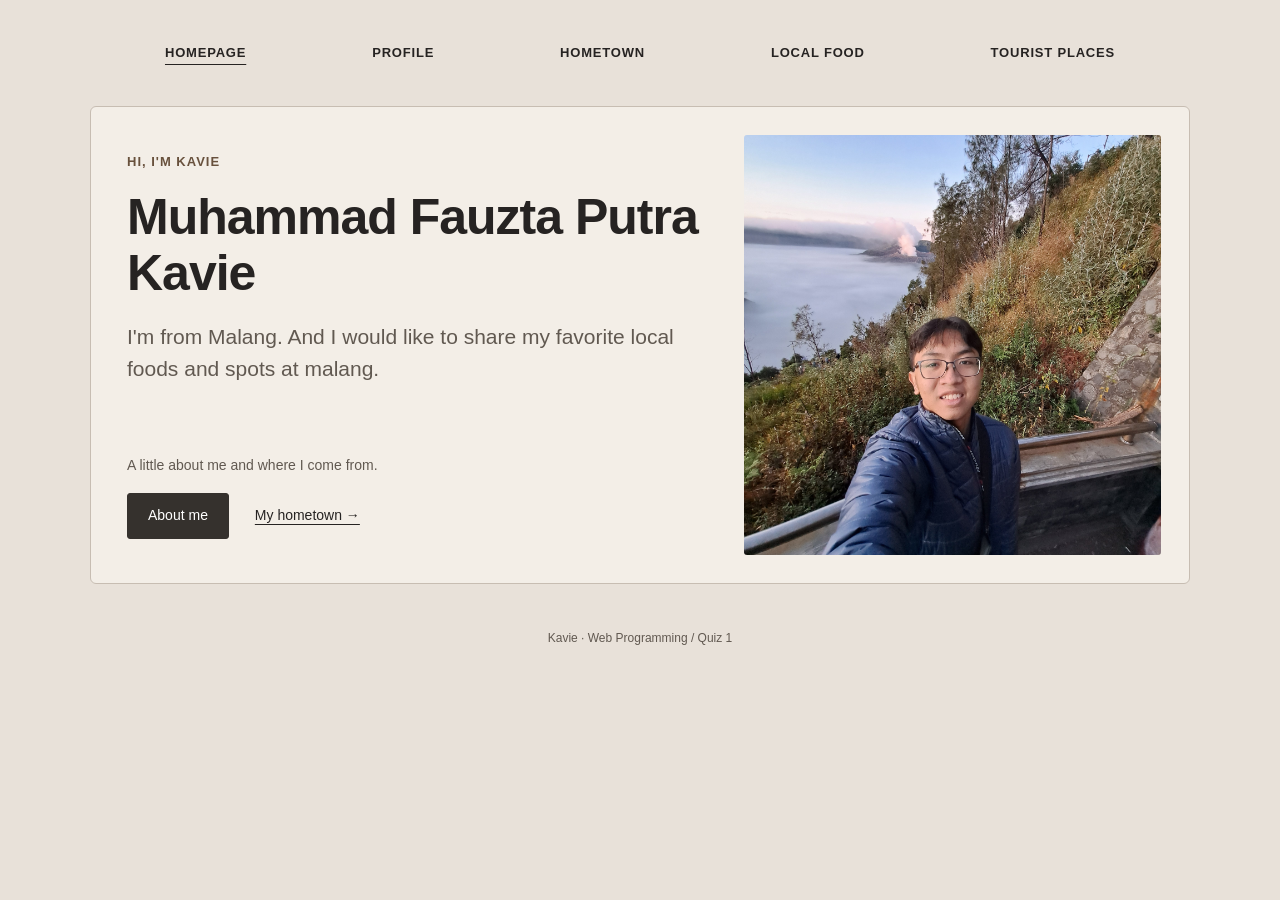
<file: index.html>
<!DOCTYPE html>
<html lang="en">
<head>
  <meta charset="UTF-8">
  <meta name="viewport" content="width=device-width, initial-scale=1.0">
  <title>Home</title>
  <link rel="stylesheet" href="./styles.css">
</head>
<body>
  <nav aria-label="Main navigation">
    <a href="./" class="active" aria-current="page">Homepage</a>
    <a href="./profile/">Profile</a>
    <a href="./hometown/">Hometown</a>
    <a href="./food/">Local Food</a>
    <a href="./tourist/">Tourist Places</a>
  </nav>

  <main class="intro">
    <div class="intro-text">
      <div>
        <p class="greeting">Hi, I'm Kavie</p>
        <h1>Muhammad Fauzta Putra Kavie</h1>
        <p class="description">I'm from Malang. And I would like to share my favorite local foods and spots at malang.</p>
      </div>
      <div class="intro-links">
        <p>A little about me and where I come from.</p>
        <a class="button" href="./profile/">About me</a>
        <a href="./hometown/">My hometown &rarr;</a>
      </div>
    </div>
    <img class="portrait" src="photo.jpg" alt="Photo of Muhammad Fauzta Putra Kavie">
  </main>

  <footer>
    <p>Kavie &middot; Web Programming / Quiz 1</p>
  </footer>
</body>
</html>
</file>
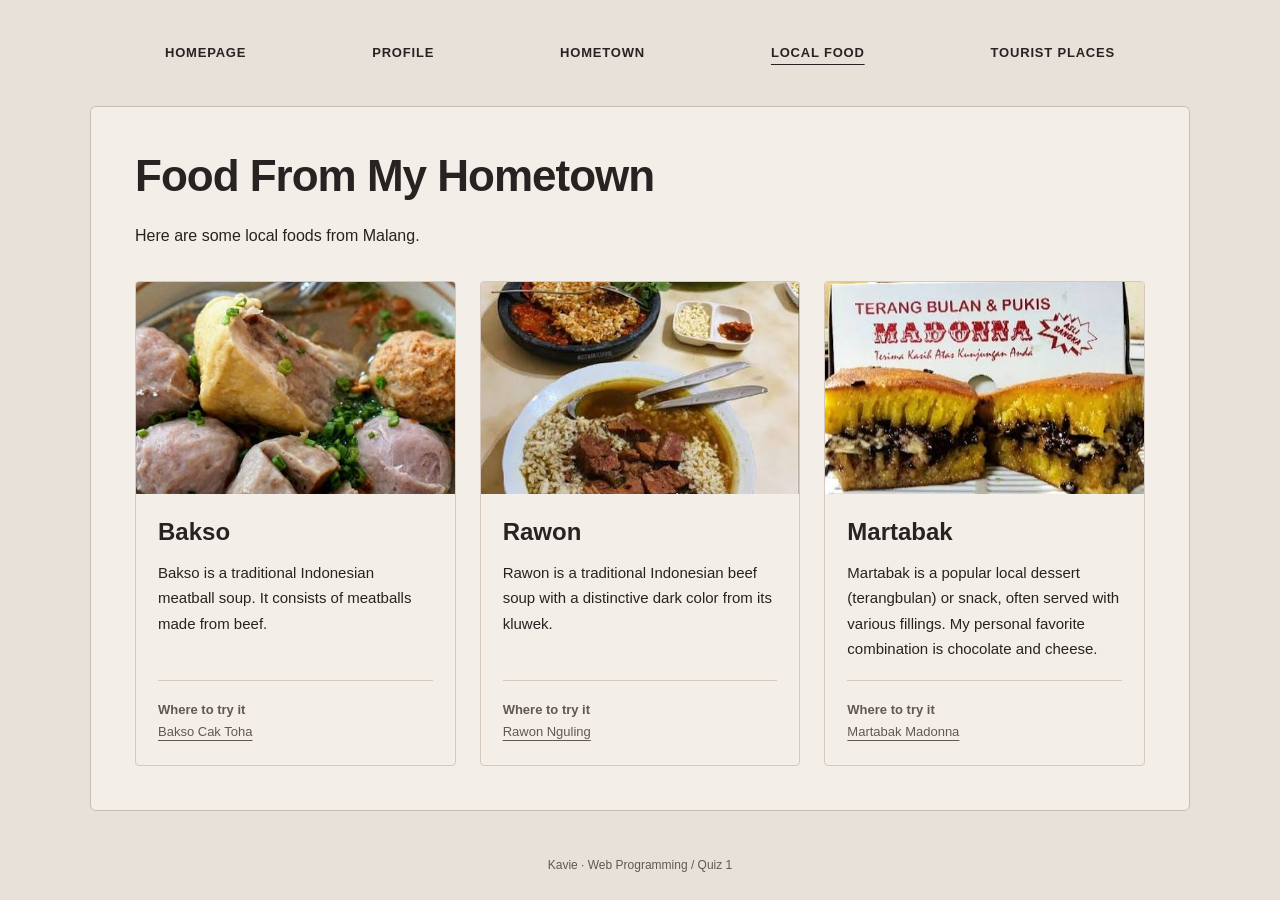
<file: food/index.html>
<!DOCTYPE html>
<html lang="en">
<head>
  <meta charset="UTF-8">
  <meta name="viewport" content="width=device-width, initial-scale=1.0">
  <title>Local Food</title>
  <link rel="stylesheet" href="../styles.css">
</head>
<body>
  <nav aria-label="Main navigation">
    <a href="../">Homepage</a>
    <a href="../profile/">Profile</a>
    <a href="../hometown/">Hometown</a>
    <a href="../food/" class="active" aria-current="page">Local Food</a>
    <a href="../tourist/">Tourist Places</a>
  </nav>

  <main>
    <h1>Food From My Hometown</h1>
    <p>Here are some local foods from Malang.</p>
    <div class="food-list">
      <article class="food-card">
        <img class="food-photo" src="bakso.jpg" alt="Photo of Bakso">
        <div class="food-details">
          <h2>Bakso</h2>
          <p>Bakso is a traditional Indonesian meatball soup. It consists of meatballs made from beef.</p>
          <p class="food-location">
            <strong>Where to try it</strong><br>
            <a href="https://www.google.com/maps/search/?api=1&amp;query=Bakso+Cak+Toha+Malang" target="_blank" rel="noopener noreferrer">Bakso Cak Toha</a>
          </p>
        </div>
      </article>

      <article class="food-card">
        <img class="food-photo" src="rawon.jpg" alt="Photo of Rawon">
        <div class="food-details">
          <h2>Rawon</h2>
          <p>Rawon is a traditional Indonesian beef soup with a distinctive dark color from its kluwek.</p>
          <p class="food-location">
            <strong>Where to try it</strong><br>
            <a href="https://www.google.com/maps/search/?api=1&amp;query=Rawon+Nguling+Malang" target="_blank" rel="noopener noreferrer">Rawon Nguling</a>
          </p>
        </div>
      </article>

      <article class="food-card">
        <img class="food-photo" src="martabak.jpg" alt="Photo of Martabak">
        <div class="food-details">
          <h2>Martabak</h2>
          <p>Martabak is a popular local dessert (terangbulan) or snack, often served with various fillings. My personal favorite combination is chocolate and cheese.</p>
          <p class="food-location">
            <strong>Where to try it</strong><br>
            <a href="https://www.google.com/maps/search/?api=1&amp;query=Martabak+Madonna+Malang" target="_blank" rel="noopener noreferrer">Martabak Madonna</a>
          </p>
        </div>
      </article>
    </div>
  </main>

  <footer>
    <p>Kavie &middot; Web Programming / Quiz 1</p>
  </footer>
</body>
</html>
</file>
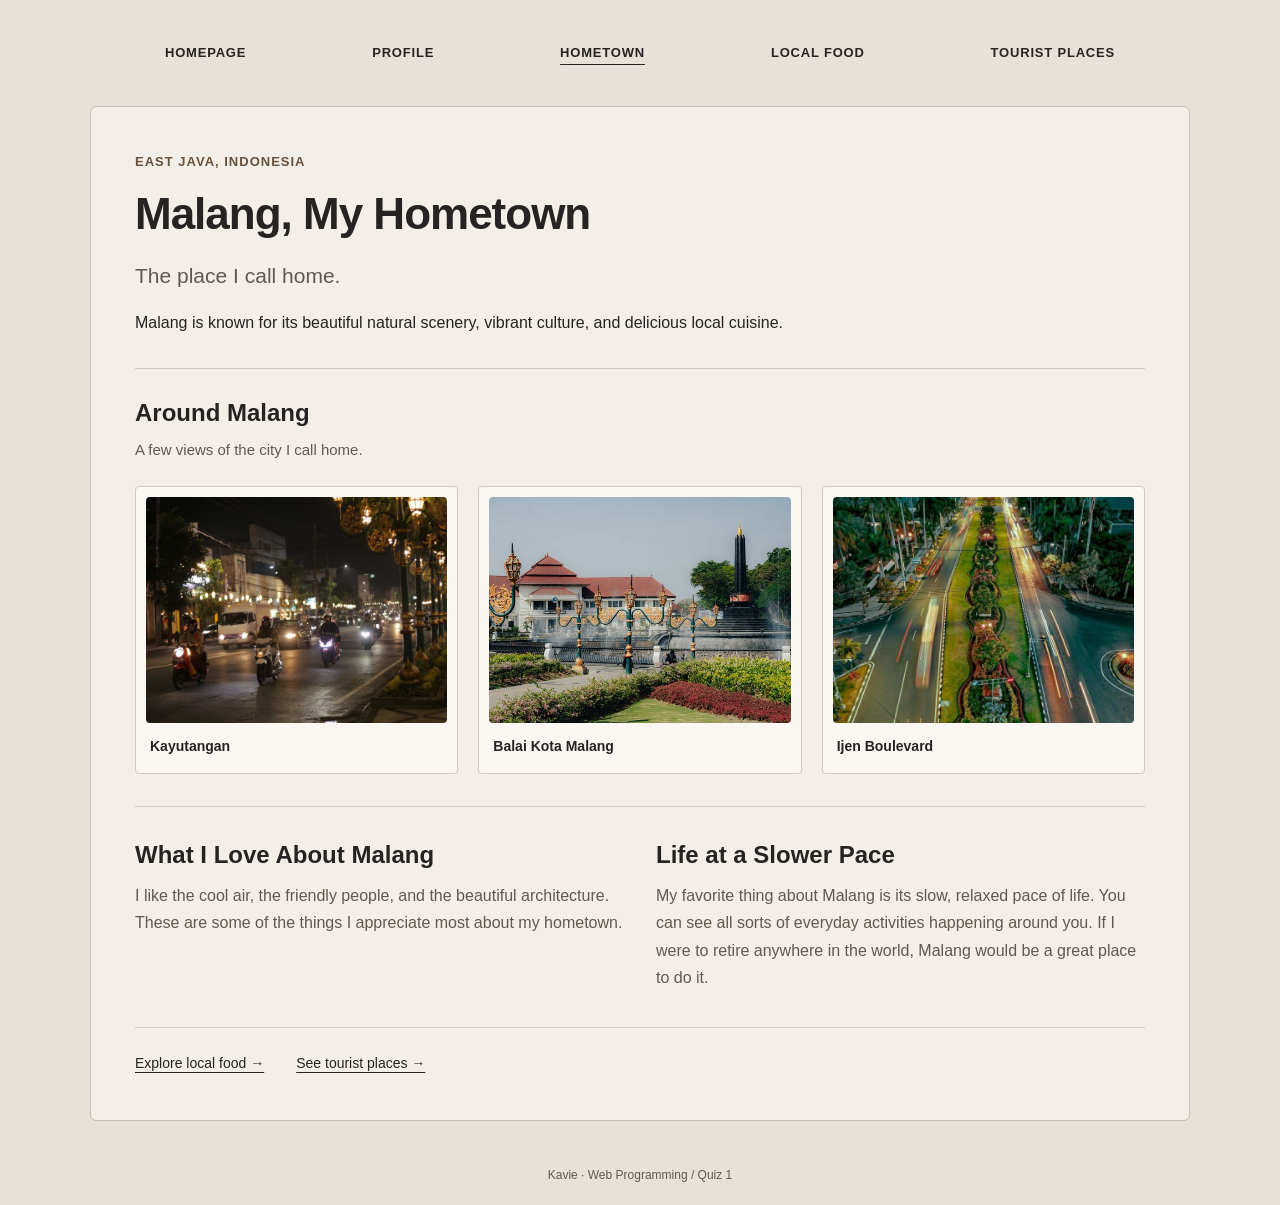
<file: hometown/index.html>
<!DOCTYPE html>
<html lang="en">
<head>
  <meta charset="UTF-8">
  <meta name="viewport" content="width=device-width, initial-scale=1.0">
  <title>Hometown</title>
  <link rel="stylesheet" href="../styles.css">
</head>
<body>
  <nav aria-label="Main navigation">
    <a href="../">Homepage</a>
    <a href="../profile/">Profile</a>
    <a href="../hometown/" class="active" aria-current="page">Hometown</a>
    <a href="../food/">Local Food</a>
    <a href="../tourist/">Tourist Places</a>
  </nav>

  <main>
    <p class="greeting">East Java, Indonesia</p>
    <h1>Malang, My Hometown</h1>
    <p class="description">The place I call home.</p>
    <p>Malang is known for its beautiful natural scenery, vibrant culture, and delicious local cuisine.</p>

    <section class="hometown-images" aria-labelledby="gallery-title">
      <h2 id="gallery-title">Around Malang</h2>
      <p>A few views of the city I call home.</p>
      <div class="hometown-gallery">
        <figure class="photo-frame">
          <img class="hometown-photo" src="kayutangan.jpg" alt="Motorcycles and illuminated street lamps in Kayutangan at night">
          <figcaption>Kayutangan</figcaption>
        </figure>
        <figure class="photo-frame">
          <img class="hometown-photo" src="balai.jpg" alt="Malang City Hall behind a garden and monument">
          <figcaption>Balai Kota Malang</figcaption>
        </figure>
        <figure class="photo-frame">
          <img class="hometown-photo" src="ijen.jpg" alt="An overhead view of the tree-lined Ijen Boulevard">
          <figcaption>Ijen Boulevard</figcaption>
        </figure>
      </div>
    </section>

    <div class="hometown-stories">
      <section>
        <h2>What I Love About Malang</h2>
        <p>I like the cool air, the friendly people, and the beautiful architecture. These are some of the things I appreciate most about my hometown.</p>
      </section>

      <section>
        <h2>Life at a Slower Pace</h2>
        <p>My favorite thing about Malang is its slow, relaxed pace of life. You can see all sorts of everyday activities happening around you. If I were to retire anywhere in the world, Malang would be a great place to do it.</p>
      </section>
    </div>
  
    <div class="hometown-links">
      <a href="../food/">Explore local food &rarr;</a>
      <a href="../tourist/">See tourist places &rarr;</a>
    </div>
  </main>

  <footer>
    <p>Kavie &middot; Web Programming / Quiz 1</p>
  </footer>
</body>
</html>
</file>
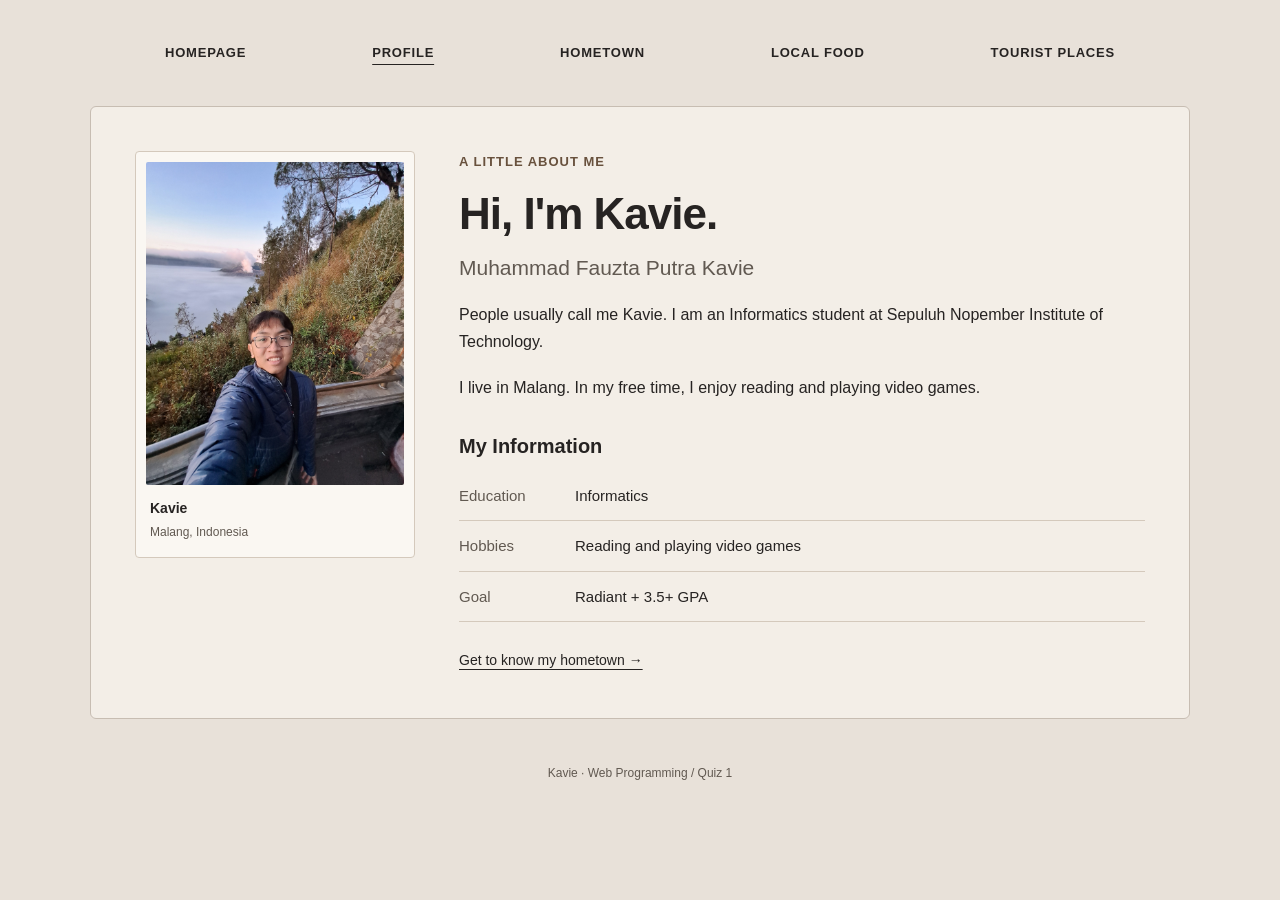
<file: profile/index.html>
<!DOCTYPE html>
<html lang="en">
<head>
  <meta charset="UTF-8">
  <meta name="viewport" content="width=device-width, initial-scale=1.0">
  <title>Profile</title>
  <link rel="stylesheet" href="../styles.css">
</head>
<body>
  <nav aria-label="Main navigation">
    <a href="../">Homepage</a>
    <a href="../profile/" class="active" aria-current="page">Profile</a>
    <a href="../hometown/">Hometown</a>
    <a href="../food/">Local Food</a>
    <a href="../tourist/">Tourist Places</a>
  </nav>

  <main>
    <div class="profile-layout">
      <figure class="photo-frame profile-picture">
        <img src="../photo.jpg" alt="Photo of Muhammad Fauzta Putra Kavie">
        <figcaption>Kavie <span>Malang, Indonesia</span></figcaption>
      </figure>

      <div class="profile-details">
        <p class="greeting">A little about me</p>
        <h1>Hi, I'm Kavie.</h1>
        <p class="description">Muhammad Fauzta Putra Kavie</p>
        <p>People usually call me Kavie. I am an Informatics student at Sepuluh Nopember Institute of Technology.</p>
        <p>I live in Malang. In my free time, I enjoy reading and playing video games.</p>

        <section aria-labelledby="profile-info-title">
          <h2 id="profile-info-title">My Information</h2>
          <dl class="profile-facts">
            <div>
              <dt>Education</dt>
              <dd>Informatics</dd>
            </div>
            <div>
              <dt>Hobbies</dt>
              <dd>Reading and playing video games</dd>
            </div>
            <div>
              <dt>Goal</dt>
              <dd>Radiant + 3.5+ GPA</dd>
            </div>
          </dl>
        </section>

        <a class="profile-link" href="../hometown/">Get to know my hometown &rarr;</a>
      </div>
    </div>
  </main>

  <footer>
    <p>Kavie &middot; Web Programming / Quiz 1</p>
  </footer>
</body>
</html>
</file>
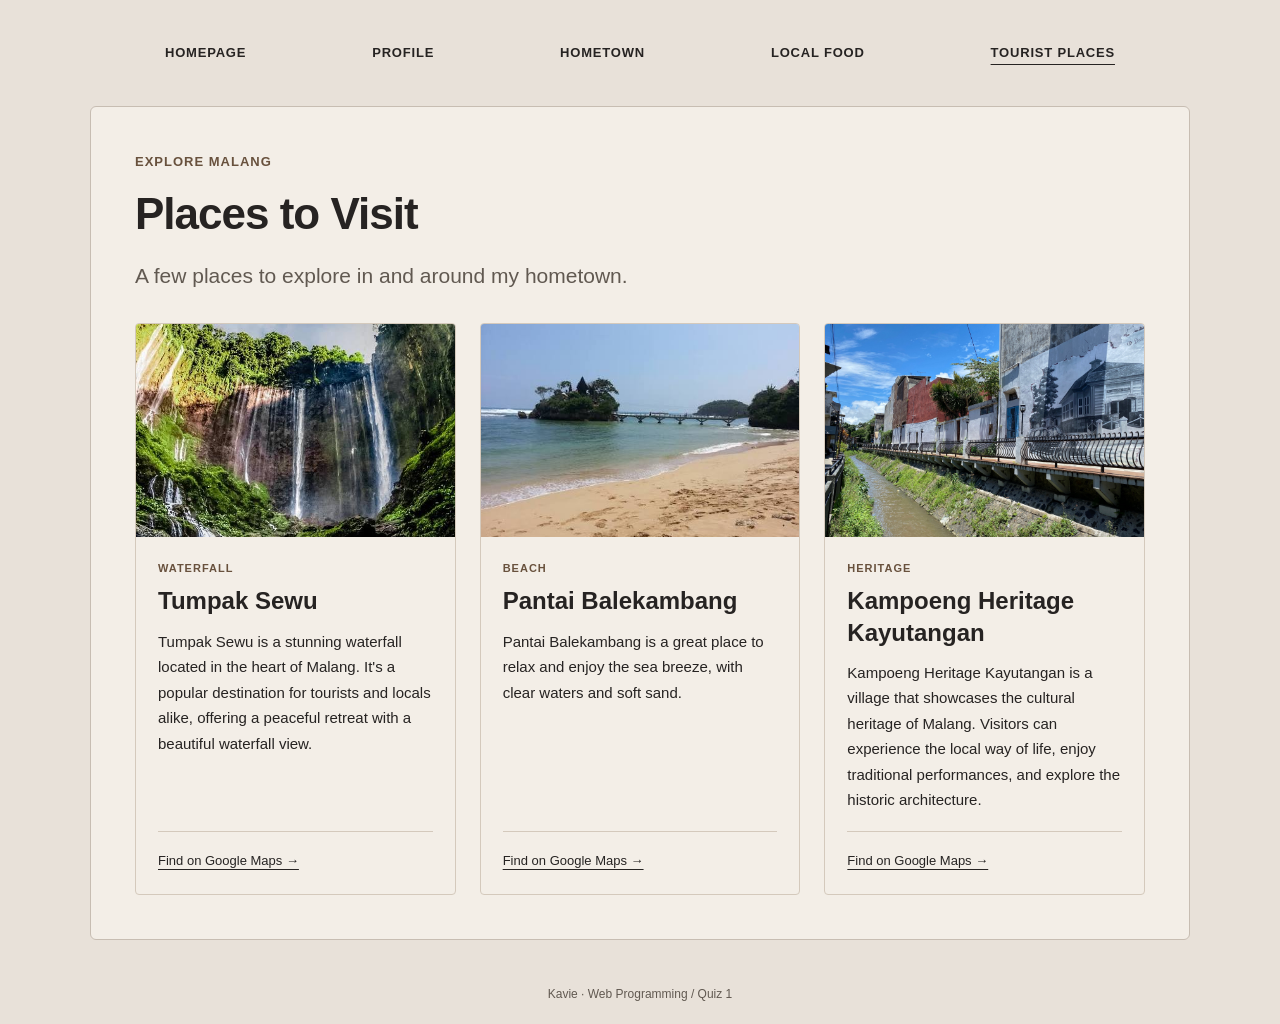
<file: tourist/index.html>
<!DOCTYPE html>
<html lang="en">
<head>
  <meta charset="UTF-8">
  <meta name="viewport" content="width=device-width, initial-scale=1.0">
  <title>Tourist Places</title>
  <link rel="stylesheet" href="../styles.css">
</head>
<body>
  <nav aria-label="Main navigation">
    <a href="../">Homepage</a>
    <a href="../profile/">Profile</a>
    <a href="../hometown/">Hometown</a>
    <a href="../food/">Local Food</a>
    <a href="../tourist/" class="active" aria-current="page">Tourist Places</a>
  </nav>

  <main>
    <p class="greeting">Explore Malang</p>
    <h1>Places to Visit</h1>
    <p class="description">A few places to explore in and around my hometown.</p>

    <div class="tourist-list">
      <article class="tourist-card">
        <img class="tourist-photo" src="tumpak-sewu.jpg" alt="Photo of Tumpak Sewu Waterfall">
        <div class="tourist-details">
          <p class="greeting">Waterfall</p>
          <h2>Tumpak Sewu</h2>
          <p>Tumpak Sewu is a stunning waterfall located in the heart of Malang. It's a popular destination for tourists and locals alike, offering a peaceful retreat with a beautiful waterfall view.</p>
          <a class="tourist-map" href="https://www.google.com/maps/search/?api=1&amp;query=Tumpak+Sewu+Malang" target="_blank" rel="noopener noreferrer">Find on Google Maps &rarr;</a>
        </div>
      </article>

      <article class="tourist-card">
        <img class="tourist-photo" src="pantai.jpg" alt="Photo of Pantai Balekambang">
        <div class="tourist-details">
          <p class="greeting">Beach</p>
          <h2>Pantai Balekambang</h2>
          <p>Pantai Balekambang is a great place to relax and enjoy the sea breeze, with clear waters and soft sand.</p>
          <a class="tourist-map" href="https://www.google.com/maps/search/?api=1&amp;query=Pantai+Balekambang+Malang" target="_blank" rel="noopener noreferrer">Find on Google Maps &rarr;</a>
        </div>
      </article>

      <article class="tourist-card">
        <img class="tourist-photo" src="kampung.jpeg" alt="Photo of Kampoeng Heritage Kayutangan">
        <div class="tourist-details">
          <p class="greeting">Heritage</p>
          <h2>Kampoeng Heritage Kayutangan</h2>
          <p>Kampoeng Heritage Kayutangan is a village that showcases the cultural heritage of Malang. Visitors can experience the local way of life, enjoy traditional performances, and explore the historic architecture.</p>
          <a class="tourist-map" href="https://www.google.com/maps/search/?api=1&amp;query=Kampoeng+Heritage+Kayutangan+Malang" target="_blank" rel="noopener noreferrer">Find on Google Maps &rarr;</a>
        </div>
      </article>
    </div>
  </main>

  <footer>
    <p>Kavie &middot; Web Programming / Quiz 1</p>
  </footer>
</body>
</html>
</file>
<file: styles.css>
* {
  box-sizing: border-box;
}

body {
  margin: 0;
  background-color: #e8e1d9;
  color: #262322;
  font-family: Arial, sans-serif;
  line-height: 1.7;
}

nav {
  max-width: 1100px;
  margin: 0 auto;
  padding: 36px 20px;
  display: flex;
  justify-content: space-around;
  flex-wrap: wrap;
  gap: 16px;
}

nav a {
  padding: 6px 0;
  color: inherit;
  font-size: 13px;
  font-weight: bold;
  letter-spacing: 0.8px;
  text-transform: uppercase;
  text-decoration: none;
}

nav a:hover,
nav a.active {
  text-decoration: underline;
  text-underline-offset: 7px;
}

main {
  max-width: 1100px;
  margin: 0 auto;
  padding: 44px;
  background-color: #f3eee7;
  border: 1px solid #c7bdb2;
  border-radius: 6px;
}

h1 {
  margin: 0 0 20px;
  font-size: 44px;
  line-height: 1.15;
  letter-spacing: -1px;
}

h2 {
  margin-top: 32px;
  margin-bottom: 12px;
  font-size: 24px;
  line-height: 1.3;
}

h3 {
  margin-top: 28px;
  margin-bottom: 12px;
  font-size: 20px;
  line-height: 1.3;
}

p {
  margin: 0 0 18px;
}

main > p {
  max-width: 720px;
}

li {
  margin-bottom: 8px;
}

a {
  color: inherit;
  text-underline-offset: 4px;
}

a:hover {
  color: #68513d;
}

a:focus-visible {
  outline: 2px solid #68513d;
  outline-offset: 5px;
}

.intro {
  display: flex;
  gap: 36px;
  padding: 28px;
}

.intro-text {
  flex: 1;
  min-width: 0;
  padding: 16px 8px;
  display: flex;
  flex-direction: column;
  justify-content: space-between;
}

.intro h1 {
  font-size: 50px;
  line-height: 1.12;
}

.greeting {
  margin-bottom: 16px;
  color: #68513d;
  font-size: 13px;
  font-weight: bold;
  letter-spacing: 1px;
  text-transform: uppercase;
}

.description {
  font-size: 21px;
  color: #615951;
  line-height: 1.5;
}

.intro-links {
  margin-top: 40px;
  font-size: 14px;
}

.intro-links p {
  color: #615951;
  margin-bottom: 16px;
}

.intro-links a {
  display: inline-block;
  margin-right: 22px;
}

.button {
  padding: 10px 20px;
  border: 1px solid #35312d;
  border-radius: 3px;
  background-color: #35312d;
  color: #ffffff;
  text-decoration: none;
}

.button:hover {
  background-color: #55483d;
  color: #ffffff;
}

.portrait {
  display: block;
  width: 40%;
  height: 420px;
  flex-shrink: 0;
  object-fit: cover;
  object-position: center 55%;
  border-radius: 3px;
}

/* Profile */
.profile-layout {
  display: grid;
  grid-template-columns: minmax(0, 280px) minmax(0, 1fr);
  align-items: start;
  gap: 44px;
}

.profile-picture img {
  display: block;
  width: 100%;
  aspect-ratio: 4 / 5;
  object-fit: cover;
  border-radius: 2px;
}

.profile-picture figcaption span {
  display: block;
  margin-top: 2px;
  color: #615951;
  font-size: 12px;
  font-weight: normal;
}

.profile-details h1 {
  margin-bottom: 12px;
}

.profile-details h2 {
  font-size: 20px;
}

.profile-facts {
  margin: 0 0 24px;
}

.profile-facts div {
  display: grid;
  grid-template-columns: 100px minmax(0, 1fr);
  gap: 16px;
  padding: 12px 0;
  border-bottom: 1px solid #d4c9bc;
  font-size: 15px;
}

.profile-facts dt {
  color: #615951;
}

.profile-facts dd {
  margin: 0;
}

.profile-link {
  display: inline-block;
  font-size: 14px;
}

/* Hometown */
.hometown-images {
  margin: 32px 0;
  padding: 28px 0 32px;
  border-top: 1px solid #d4c9bc;
  border-bottom: 1px solid #d4c9bc;
}

.hometown-images h2 {
  margin: 0 0 8px;
}

.hometown-images > p {
  color: #615951;
  font-size: 15px;
}

.hometown-gallery {
  display: grid;
  grid-template-columns: repeat(3, minmax(0, 1fr));
  gap: 20px;
  margin-top: 24px;
}

.photo-frame {
  min-width: 0;
  margin: 0;
  padding: 10px;
  background-color: #faf7f2;
  border: 1px solid #d4c9bc;
  border-radius: 4px;
}

.photo-frame figcaption {
  padding: 12px 4px 4px;
  font-size: 14px;
  font-weight: bold;
}

.hometown-stories {
  display: grid;
  grid-template-columns: repeat(2, minmax(0, 1fr));
  gap: 32px;
}

.hometown-photo {
  display: block;
  width: 100%;
  aspect-ratio: 4 / 3;
  object-fit: cover;
  border-radius: 4px;
}

.hometown-stories h2 {
  margin-top: 0;
}

.hometown-stories p {
  margin-bottom: 0;
  color: #615951;
}

.hometown-links {
  display: flex;
  flex-wrap: wrap;
  gap: 16px 32px;
  margin-top: 36px;
  padding-top: 24px;
  border-top: 1px solid #d4c9bc;
  font-size: 14px;
}


.food-list,
.tourist-list {
  display: grid;
  grid-template-columns: repeat(3, minmax(0, 1fr));
  gap: 24px;
  margin-top: 32px;
}

.food-card,
.tourist-card {
  display: flex;
  flex-direction: column;
  border: 1px solid #d4c9bc;
  border-radius: 4px;
  overflow: hidden;
}

.food-photo,
.tourist-photo {
  display: block;
  width: 100%;
  aspect-ratio: 3 / 2;
  object-fit: cover;
}

.food-details,
.tourist-details {
  display: flex;
  flex-direction: column;
  flex: 1;
  padding: 22px;
  font-size: 15px;
}

.food-details h2,
.tourist-details h2 {
  margin: 0 0 12px;
}

.food-details .food-location {
  margin: auto 0 0;
  padding-top: 18px;
  border-top: 1px solid #d4c9bc;
  color: #615951;
  font-size: 13px;
}

.tourist-details .greeting {
  margin-bottom: 8px;
  font-size: 11px;
}

.tourist-map {
  margin-top: auto;
  padding-top: 18px;
  border-top: 1px solid #d4c9bc;
  font-size: 13px;
}

footer {
  max-width: 1100px;
  margin: 24px auto 0;
  padding: 20px;
  text-align: center;
  font-size: 12px;
  color: #615951;
}

footer p {
  margin: 0;
}

@media (max-width: 1150px) {
  main {
    margin-left: 24px;
    margin-right: 24px;
  }
}

@media (max-width: 800px) {
  .profile-layout {
    grid-template-columns: 1fr;
    gap: 28px;
  }

  .profile-picture {
    width: 100%;
    max-width: 320px;
  }

  .hometown-stories {
    grid-template-columns: 1fr;
  }

  .food-list,
  .tourist-list {
    grid-template-columns: 1fr;
  }

  nav {
    padding: 28px 20px;
  }

  nav a {
    font-size: 12px;
  }

  main {
    padding: 24px;
    margin-left: 16px;
    margin-right: 16px;
  }

  .intro {
    flex-direction: column;
    gap: 24px;
    padding: 14px;
  }

  .intro-text {
    padding: 10px;
  }

  h1,
  .intro h1 {
    font-size: 38px;
  }

  .description {
    font-size: 20px;
  }

  .intro-links {
    margin-top: 32px;
  }

  .intro-links a {
    margin-top: 8px;
  }

  .portrait {
    width: 100%;
    height: auto;
  }
}

@media (max-width: 600px) {
  .profile-facts div {
    grid-template-columns: 1fr;
    gap: 4px;
  }

  .hometown-gallery {
    grid-template-columns: 1fr;
  }
}
</file>
